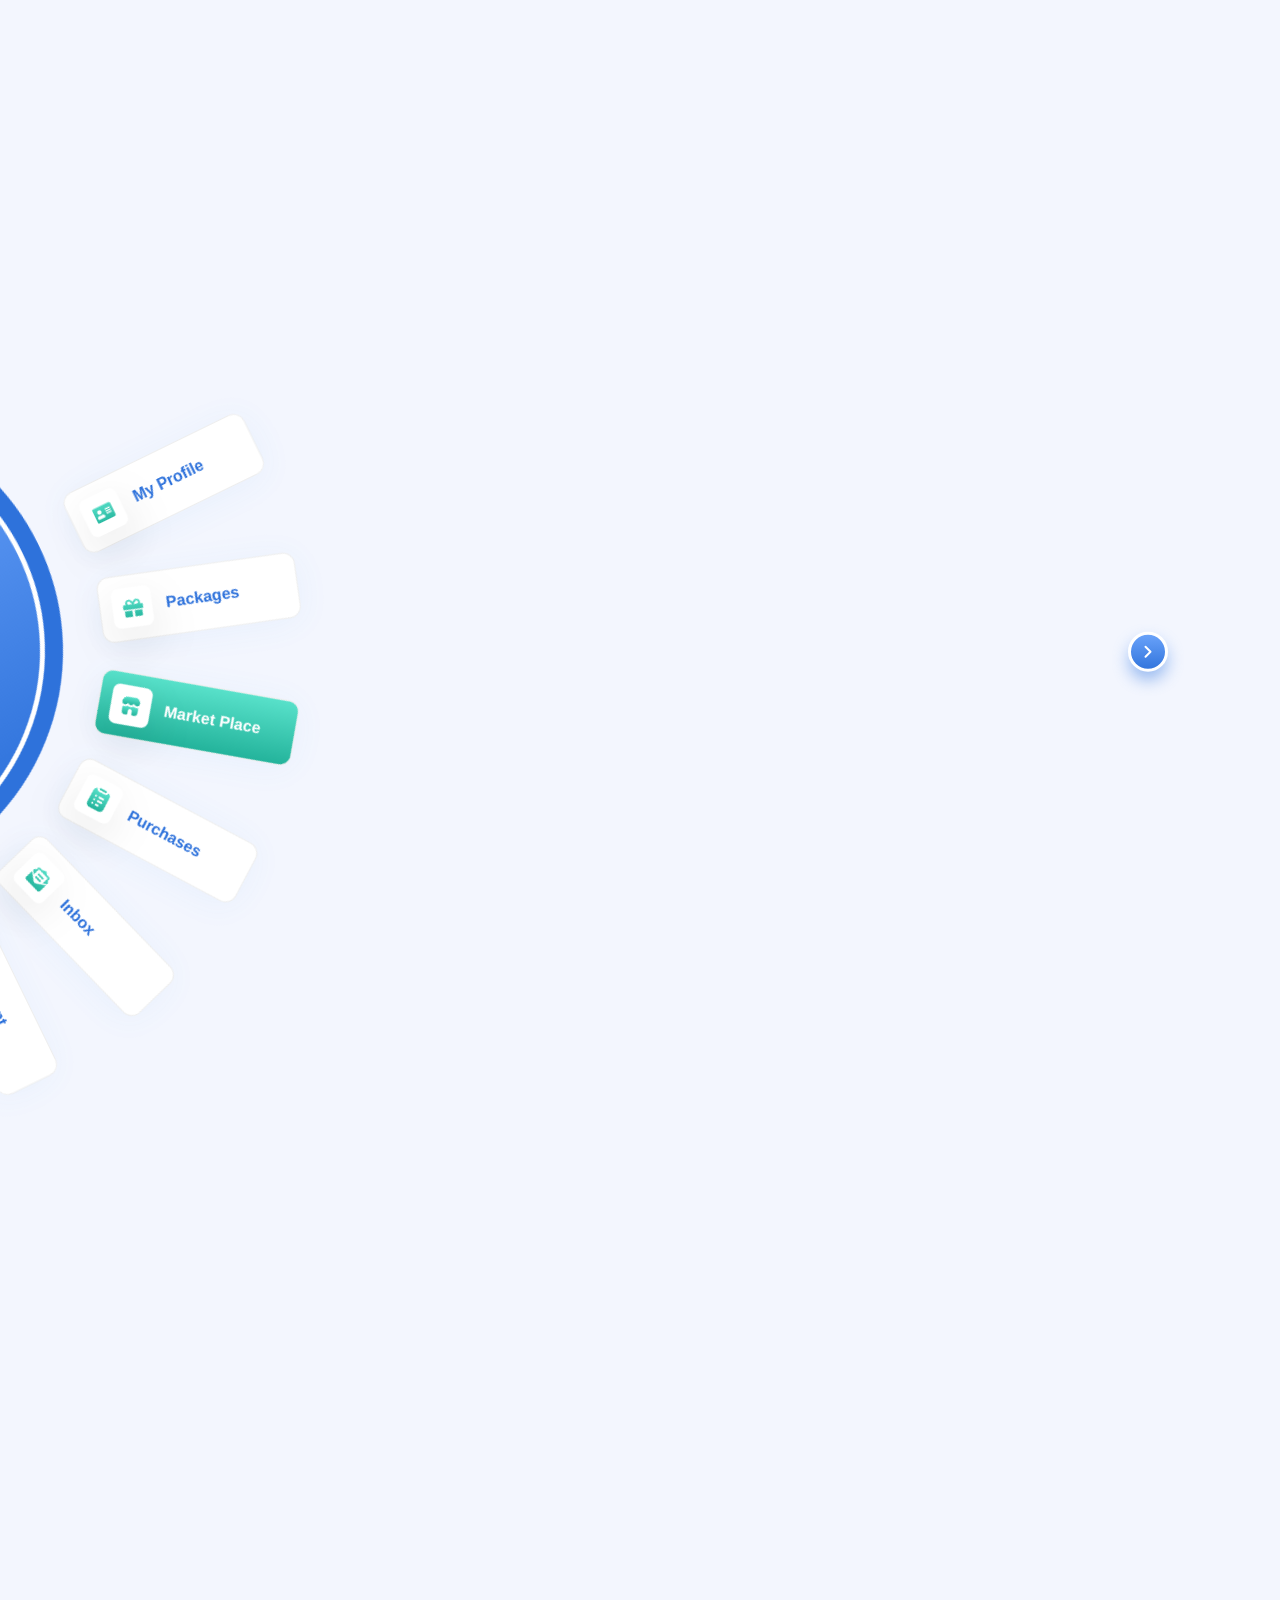
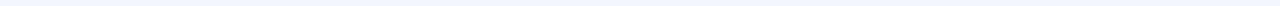
<file: index.html>
<!DOCTYPE html>
<html lang="en">

<head>
    <meta charset="UTF-8">
    <meta http-equiv="X-UA-Compatible" content="IE=edge">
    <meta name="viewport" content="width=device-width, initial-scale=1.0">
    <title>Document</title>
    <link rel="stylesheet" href="style.css">
</head>

<body>
    <header>
        <section class="nav-container">
            <div class="mob-menu-wrap">
                <div id="rect">
                    <div class="aro-icon">
                        <a href="#">
                            <img src="icons/sd-right-arrow.svg" alt="" srcset="">
                        </a>
                    </div>
                </div>
                <ul class="mob-menu open">
                    <li class="mob-menu-item">
                        <span class="after"></span>
                        <a href="#"><span class="item-icon-wrap"><img src="icons/address-card.svg" alt=""
                                    srcset=""></span><span class="item-text">My Profile</span></a>
                    </li>
                    <li class="mob-menu-item"><a href="#"><span class="item-icon-wrap"><img src="icons/gift.svg" alt=""
                                    srcset=""></span><span class="item-text">Packages</span></a></li>
                    <li class="mob-menu-item active"><a href="#"><span class="item-icon-wrap"><img src="icons/shop.svg"
                                    alt="" srcset=""></span><span class="item-text">Market Place</span></a></li>
                    <li class="mob-menu-item"><a href="#"><span class="item-icon-wrap"><img src="icons/list.svg" alt=""
                                    srcset=""></span><span class="item-text">Purchases</span></a></li>
                    <li class="mob-menu-item"><a href="#"><span class="item-icon-wrap"><img src="icons/envelope.svg"
                                    alt="" srcset=""></span><span class="item-text">Inbox</span></a></li>
                    <li class="mob-menu-item"><a href="#"><span class="item-icon-wrap"><img src="icons/wallet.svg"
                                    alt="" srcset=""></span><span class="item-text">Payment</span></a></li>
                    <span class="mob-menu-after"></span>
                </ul>
            </div>
        </section>
    </header>
    <script>
        let navContainer = document.querySelector('.nav-container')
        let mobMenu = document.querySelector('.mob-menu.open')
        let mobMenuItem = document.querySelector('.mob-menu .mob-menu-item')
        let mobMenuItems = document.querySelectorAll('.mob-menu .mob-menu-item')
        let viewportWidth = window.innerWidth;
        let viewportHeight = window.innerHeight;

        var rect = document.querySelector(".remob-menu-wrapct");

        var dragMe;
        // let translatePixel = viewportWidth * 0.85
        let translatePixel = mobMenu.offsetWidth * .85;

        // var rectMobMenuItem = document.querySelector('.mob-menu-item').getBoundingClientRect();

        function getAngle(el) {

            // var el = document.getElementById("thing");
            var st = window.getComputedStyle(el, null);
            var tr = st.getPropertyValue("-webkit-transform") ||
                st.getPropertyValue("-moz-transform") ||
                st.getPropertyValue("-ms-transform") ||
                st.getPropertyValue("-o-transform") ||
                st.getPropertyValue("transform") ||
                "FAIL";

            // With rotate(30deg)...
            // matrix(0.866025, 0.5, -0.5, 0.866025, 0px, 0px)
            // console.log('Matrix: ' + tr);

            // rotation matrix - http://en.wikipedia.org/wiki/Rotation_matrix

            var values = tr.split('(')[1].split(')')[0].split(',');
            var a = values[0];
            var b = values[1];
            var c = values[2];
            var d = values[3];

            var scale = Math.sqrt(a * a + b * b);

            // console.log('Scale: ' + scale);

            // arc sin, convert from radians to degrees, round
            var sin = b / scale;
            // next line works for 30deg but not 130deg (returns 50);
            // var angle = Math.round(Math.asin(sin) * (180/Math.PI));
            var angle = Math.round(Math.atan2(b, a) * (180 / Math.PI));

            // console.log('Rotate: ' + angle + 'deg');
            return angle

        }


        // distance between circle center and menu item

        function getDistance(x1, y1, x2, y2) {
            let y = x2 - x1;
            let x = y2 - y1;

            return Math.sqrt(x * x + y * y);
        }
        window.addEventListener('load', function () {

            // var rectMobMenu = document.querySelector('.mob-menu-after').getBoundingClientRect();
            // var rectMobMenuItem = document.querySelector('.mob-menu-item').getBoundingClientRect();

            // console.log('distance', getDistance(rectMobMenu.x, rectMobMenu.y, rectMobMenuItem.x, rectMobMenuItem.y));

            if (mobMenu) {
                document.documentElement.scrollTop = 201.3333
            }

        })

        
        mobMenuItems.forEach((n, index) => {
            // n.style.transform = `rotate(calc(${index} * (360deg / 22))) translate(370px)`
            n.style.transform = `rotate(calc(${index} * (360deg / 20))) translate(${translatePixel}px)`

            // collision detection start
            // dragMe = n;

            // collision detection end

            // console.log(isCollapsed(n, navContainer))


        })


        // rotation



        // Select the text you want to make it circular
        // const text = document.querySelector(".circular-text .text")

        // Make the selected text circler with CircleType
        // you can find the full docs here: https://circletype.labwire.ca/

        // let circleRadius = 2 * Math.PI * ((mobMenu.offsetWidth) / 2);
        // let circleRadius = 2 * Math.PI * (444.689 / 2);
        let circleRadius = 2 * Math.PI * (500 / 2);
        // const rotate = new CircleType(text).radius(65)

        // console.log(circleRadius);
        // navContainer.style.height = circleRadius + 'px'
        // navContainer.style.height = circleRadius + 'px'
        // navContainer.style.height = viewportHeight * 1.9 + 'px'
        navContainer.style.height = circleRadius + 35 + 'px'
        // Add a scroll listener to the window object and rotate the selected text according to the scroll
        // we used * 0.15 to make the rotation looks smoother
        window.addEventListener("scroll", function () {
            // if (window.scrollY * -0.15 >= -83 && window.scrollY * -0.15 <= 0) {

            //     mobMenu.style.transform = `translateX(-90%) rotate(${(window.scrollY * -0.15)}deg)`;
            // }


            // collision detection start
            // function isCollapsed(dragMe, rect) {
            //     var object_1 = dragMe.getBoundingClientRect();
            //     var object_2 = rect.getBoundingClientRect();

            //     if (object_1.left < object_2.left + object_2.width && object_1.left + object_1.width > object_2.left &&
            //         object_1.top < object_2.top + object_2.height && object_1.top + object_1.height > object_2.top) {
            //         rect.classList.add("collide");
            //     }
            //     else {
            //         rect.classList.remove("collide");
            //     }
            // }

            // collision detection end

            // console.log(isCollapsed())




            // console.log(window.scrollY)
            mobMenu.style.transform = `translateX(-90%) rotate(${Math.round(window.scrollY * -0.13)}deg)`;
            if (document.documentElement.scrollTop > 600)
                mobMenu.style.transform = `translateX(-90%) rotate(-90deg)`;

            // console.log('scrolled')



        });

        //         mobMenu.addEventListener('transitionend', (event) => {

        // if (getAngle(mobMenu) > -100 && getAngle(mobMenu) < -75) {
        //     mobMenuItems.forEach(item => { item.classList.remove('active') })
        //     mobMenuItems[5].classList.add('active')
        // }
        // if (getAngle(mobMenu) > -75 && getAngle(mobMenu) < -60) {
        //     mobMenuItems.forEach(item => { item.classList.remove('active') })
        //     mobMenuItems[4].classList.add('active')
        // }
        // if (getAngle(mobMenu) > -60 && getAngle(mobMenu) < -45) {
        //     mobMenuItems.forEach(item => { item.classList.remove('active') })
        //     mobMenuItems[3].classList.add('active')
        // }
        // });
        // scrollStop function 
        function scrollStop(callback, refresh = 66) {

            // Make sure a valid callback was provided
            if (!callback || typeof callback !== 'function') return;

            // Setup scrolling variable
            let isScrolling;

            // Listen for scroll events
            window.addEventListener('scroll', function (event) {

                // Clear our timeout throughout the scroll
                window.clearTimeout(isScrolling);

                // Set a timeout to run after scrolling ends
                isScrolling = setTimeout(callback, refresh);

            }, false);

        }


        // mobMenu.addEventListener('transitionend', (event) => {
        //     console.log('transition ended');
        //     function angle(cx, cy, ex, ey) {
        //         var dy = ey - cy;
        //         var dx = ex - cx;
        //         var theta = Math.atan2(dy, dx); // range (-PI, PI]
        //         theta *= 180 / Math.PI; // rads to degs, range (-180, 180]
        //         //if (theta < 0) theta = 360 + theta; // range [0, 360)
        //         return theta;
        //     }

        //     mobMenuItems.forEach((n, index) => {
        //         // n.style.transform = `rotate(calc(${index} * (360deg / 22))) translate(370px)`
        //         let nx = n.getBoundingClientRect().x;
        //         let ny = n.getBoundingClientRect().y;
        //         let ncx = document.querySelector('.mob-menu-after').getBoundingClientRect().x;
        //         let ncy = document.querySelector('.mob-menu-after').getBoundingClientRect().y;
        //         let na = angle(ncx, ncy, nx, ny)
        //         n.classList.remove('active')

        //         if (na >= 10 && na <= -10) {
        //             n.classList.add('active')
        //             console.log('the angle', n, na)
        //         }
        //         // n.style.transform = `rotate(calc(${index} * (360deg / 20))) translate(${translatePixel}px)`
        //     })

        //     // if (getAngle(mobMenu) > -100 && getAngle(mobMenu) < -75){
        //     //     mobMenuItems.forEach(item => {item.classList.remove('active')})
        //     //     mobMenuItems[0].classList.add('active')
        //     // }
        // });


        scrollStop(function () {
            // console.log('Scrolling has stopped.', document.documentElement.scrollTop);

            // function angle(cx, cy, ex, ey) {
            //     var dy = ey - cy;
            //     var dx = ex - cx;
            //     var theta = Math.atan2(dy, dx); // range (-PI, PI]
            //     theta *= 180 / Math.PI; // rads to degs, range (-180, 180]
            //     //if (theta < 0) theta = 360 + theta; // range [0, 360)
            //     return theta;
            // }

            // mobMenuItems.forEach((n, index) => {
            //     // n.style.transform = `rotate(calc(${index} * (360deg / 22))) translate(370px)`
            //     nx = n.getBoundingClientRect().x;
            //     ny = n.getBoundingClientRect().y;
            //     ncx = document.querySelector('.mob-menu-after').getBoundingClientRect().x; 
            //     ncy = document.querySelector('.mob-menu-after').getBoundingClientRect().y; 
            //     let na = angle(ncx,ncy, nx, ny) 
            //     // console.log('the angle', n, na)
            //     n.classList.remove('active')

            //     if(na <= 6 && na >= -6 ){
            //         n.classList.add('active')
            //     }
            //     // n.style.transform = `rotate(calc(${index} * (360deg / 20))) translate(${translatePixel}px)`
            // })

            // if (getAngle(mobMenu) > -100 && getAngle(mobMenu) < -75){
            //     mobMenuItems.forEach(item => {item.classList.remove('active')})
            //     mobMenuItems[0].classList.add('active')
            // }


        });

    </script>
<script src="https://code.jquery.com/jquery-3.6.1.min.js" integrity="sha256-o88AwQnZB+VDvE9tvIXrMQaPlFFSUTR+nldQm1LuPXQ=" crossorigin="anonymous"></script>
    <script src="collision-detect-jquery.js"></script>
</body>

</html>
</file>
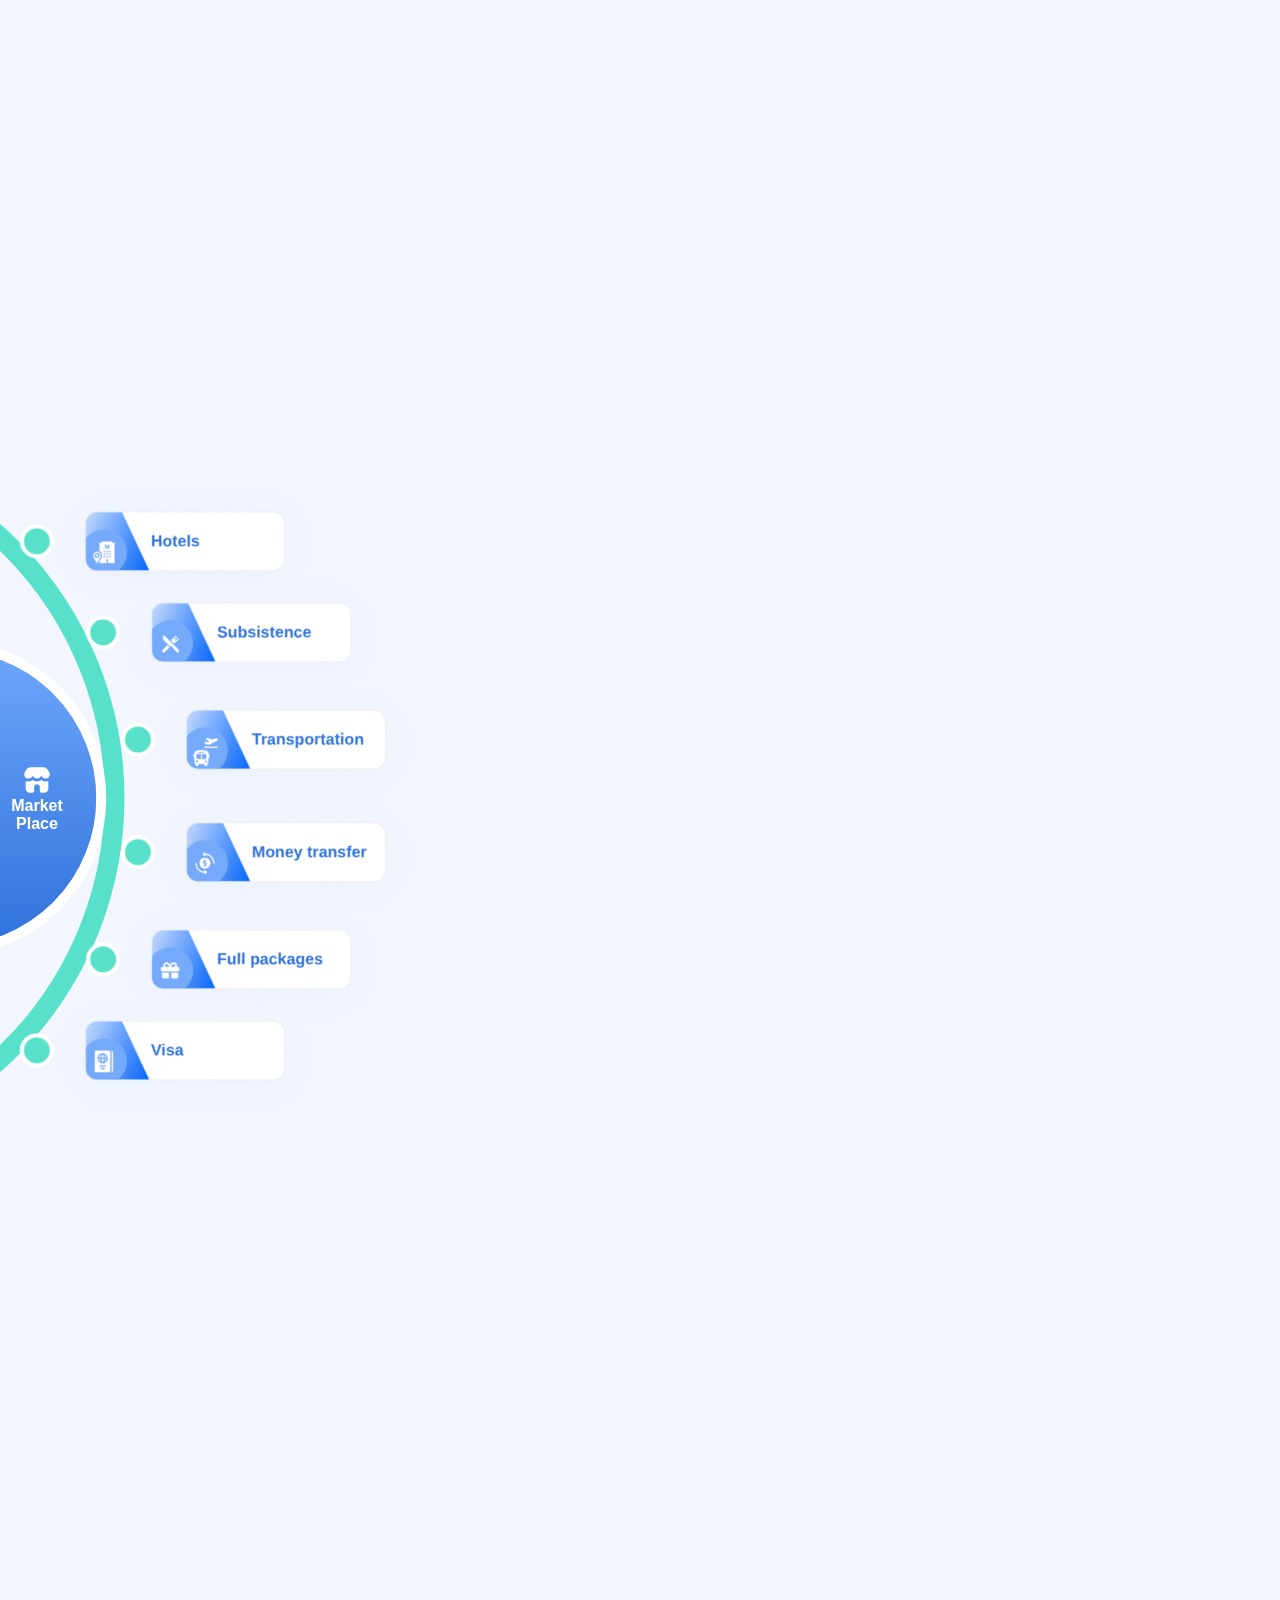
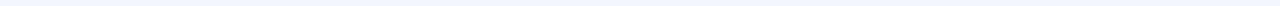
<file: submenu.html>
<!DOCTYPE html>
<html lang="en">

<head>
    <meta charset="UTF-8">
    <meta http-equiv="X-UA-Compatible" content="IE=edge">
    <meta name="viewport" content="width=device-width, initial-scale=1.0">
    <title>Document</title>
    <link rel="stylesheet" href="style.css">
</head>

<body>
    <header>
        <section class="nav-container">
            <div class="mob-submenu-wrap">
                <div id="rect">
                    <!-- <div class="aro-icon">
                        <a href="#">
                            <img src="icons/sd-right-arrow.svg" alt="" srcset="">
                        </a>
                    </div> -->
                </div>
                <ul class="mob-submenu open">
                    <li class="mob-submenu-item">
                        <span class="after"></span>
                        <a href="#"><span class="item-icon-wrap"><img src="icons/hotels.svg" alt=""
                                    srcset=""></span><span class="item-text">Hotels</span></a>
                    </li>
                    <li class="mob-submenu-item"><a href="#"><span class="item-icon-wrap"><img src="icons/food.svg" alt=""
                                    srcset=""></span><span class="item-text">Subsistence</span></a></li>
                    <li class="mob-submenu-item active"><a href="#"><span class="item-icon-wrap"><img
                                    src="icons/transport.svg" alt="" srcset=""></span><span
                                class="item-text">Transportation</span></a></li>
                    <li class="mob-submenu-item"><a href="#"><span class="item-icon-wrap"><img
                                    src="icons/money-transfer.svg" alt="" srcset=""></span><span class="item-text">Money
                                transfer</span></a></li>
                    <li class="mob-submenu-item"><a href="#"><span class="item-icon-wrap"><img src="icons/packages.svg"
                                    alt="" srcset=""></span><span class="item-text">Full packages</span></a></li>
                    <li class="mob-submenu-item"><a href="#"><span class="item-icon-wrap"><img src="icons/passport.svg"
                                    alt="" srcset=""></span><span class="item-text">Visa</span></a></li>
                    <span class="mob-submenu-after"></span>
                </ul>
                <div class="parent-item">
                    <img class="icon" src="icons/shop-p.svg" alt="">
                    <div class="text">Market Place</div>
                </div>
            </div>
        </section>
    </header>
    <script>
        let navContainer = document.querySelector('.nav-container')
        let mobMenu = document.querySelector('.mob-submenu.open')
        let mobMenuItem = document.querySelector('.mob-submenu .mob-submenu-item')
        let mobMenuItems = document.querySelectorAll('.mob-submenu .mob-submenu-item')
        let viewportWidth = window.innerWidth;
        let viewportHeight = window.innerHeight;

        var rect = document.querySelector(".remob-submenu-wrapct");

        var dragMe;
        // let translatePixel = viewportWidth * 0.85
        let translatePixel = mobMenu.offsetWidth * .80;

        // var rectMobMenuItem = document.querySelector('.mob-submenu-item').getBoundingClientRect();

        function getAngle(el) {

            // var el = document.getElementById("thing");
            var st = window.getComputedStyle(el, null);
            var tr = st.getPropertyValue("-webkit-transform") ||
                st.getPropertyValue("-moz-transform") ||
                st.getPropertyValue("-ms-transform") ||
                st.getPropertyValue("-o-transform") ||
                st.getPropertyValue("transform") ||
                "FAIL";

            // With rotate(30deg)...
            // matrix(0.866025, 0.5, -0.5, 0.866025, 0px, 0px)
            // console.log('Matrix: ' + tr);

            // rotation matrix - http://en.wikipedia.org/wiki/Rotation_matrix

            var values = tr.split('(')[1].split(')')[0].split(',');
            var a = values[0];
            var b = values[1];
            var c = values[2];
            var d = values[3];

            var scale = Math.sqrt(a * a + b * b);

            // console.log('Scale: ' + scale);

            // arc sin, convert from radians to degrees, round
            var sin = b / scale;
            // next line works for 30deg but not 130deg (returns 50);
            // var angle = Math.round(Math.asin(sin) * (180/Math.PI));
            var angle = Math.round(Math.atan2(b, a) * (180 / Math.PI));

            // console.log('Rotate: ' + angle + 'deg');
            return angle

        }


        // distance between circle center and menu item

        function getDistance(x1, y1, x2, y2) {
            let y = x2 - x1;
            let x = y2 - y1;

            return Math.sqrt(x * x + y * y);
        }
        window.addEventListener('load', function () {

            // var rectMobMenu = document.querySelector('.mob-submenu-after').getBoundingClientRect();
            // var rectMobMenuItem = document.querySelector('.mob-submenu-item').getBoundingClientRect();

            // console.log('distance', getDistance(rectMobMenu.x, rectMobMenu.y, rectMobMenuItem.x, rectMobMenuItem.y));

            if (mobMenu) {
                document.documentElement.scrollTop = 348
            }

        })


        mobMenuItems.forEach((n, index) => {
            // n.style.transform = `rotate(calc(${index} * (360deg / 22))) translate(370px)`
            n.style.transform = `rotate(calc(${index} * (360deg / 20))) translate(${translatePixel}px) rotate(calc(-${index} * (360deg / 20)))`

            // collision detection start
            // dragMe = n;

            // collision detection end

            // console.log(isCollapsed(n, navContainer))


        })


        // rotation



        // Select the text you want to make it circular
        // const text = document.querySelector(".circular-text .text")

        // Make the selected text circler with CircleType
        // you can find the full docs here: https://circletype.labwire.ca/

        // let circleRadius = 2 * Math.PI * ((mobMenu.offsetWidth) / 2);
        // let circleRadius = 2 * Math.PI * (444.689 / 2);
        let circleRadius = 2 * Math.PI * (500 / 2);
        // const rotate = new CircleType(text).radius(65)

        // console.log(circleRadius);
        // navContainer.style.height = circleRadius + 'px'
        // navContainer.style.height = circleRadius + 'px'
        // navContainer.style.height = viewportHeight * 1.9 + 'px'
        navContainer.style.height = circleRadius + 35 + 'px'
        // Add a scroll listener to the window object and rotate the selected text according to the scroll
        // we used * 0.15 to make the rotation looks smoother
        window.addEventListener("scroll", function () {
            // if (window.scrollY * -0.15 >= -83 && window.scrollY * -0.15 <= 0) {

            //     mobMenu.style.transform = `translateX(-90%) rotate(${(window.scrollY * -0.15)}deg)`;
            // }


            // collision detection start
            // function isCollapsed(dragMe, rect) {
            //     var object_1 = dragMe.getBoundingClientRect();
            //     var object_2 = rect.getBoundingClientRect();

            //     if (object_1.left < object_2.left + object_2.width && object_1.left + object_1.width > object_2.left &&
            //         object_1.top < object_2.top + object_2.height && object_1.top + object_1.height > object_2.top) {
            //         rect.classList.add("collide");
            //     }
            //     else {
            //         rect.classList.remove("collide");
            //     }
            // }

            // collision detection end

            // console.log(isCollapsed())



            // main menu rotation on scroll

            // console.log(window.scrollY)
            mobMenu.style.transform = `translateX(-65%) rotate(${Math.round(window.scrollY * -0.13)}deg)`;
            if (document.documentElement.scrollTop > 600)
                mobMenu.style.transform = `translateX(-65%) rotate(-90deg)`;

            // console.log('scrolled')

            mobMenuItems.forEach((n, index) => {
                // n.style.transform = `rotate(calc(${index} * (360deg / 22))) translate(370px)`
                n.style.transform = `rotate(calc(${index} * (360deg / 20))) translate(${translatePixel}px) rotate(calc(-${index} * (360deg / 20) - ${Math.round(window.scrollY * -0.13)}deg ))`
                // transform: rotate(calc(36deg)) translate(340px) rotate(calc(-36deg + 30deg));
                if (document.documentElement.scrollTop > 600)
                n.style.transform = `rotate(calc(${index} * (360deg / 20))) translate(${translatePixel}px) rotate(calc(-${index} * (360deg / 20) - ${-90}deg ))`

                // collision detection start
                // dragMe = n;

                // collision detection end

                // console.log(isCollapsed(n, navContainer))
            })


        });

        //         mobMenu.addEventListener('transitionend', (event) => {

        // if (getAngle(mobMenu) > -100 && getAngle(mobMenu) < -75) {
        //     mobMenuItems.forEach(item => { item.classList.remove('active') })
        //     mobMenuItems[5].classList.add('active')
        // }
        // if (getAngle(mobMenu) > -75 && getAngle(mobMenu) < -60) {
        //     mobMenuItems.forEach(item => { item.classList.remove('active') })
        //     mobMenuItems[4].classList.add('active')
        // }
        // if (getAngle(mobMenu) > -60 && getAngle(mobMenu) < -45) {
        //     mobMenuItems.forEach(item => { item.classList.remove('active') })
        //     mobMenuItems[3].classList.add('active')
        // }
        // });
        // scrollStop function 
        function scrollStop(callback, refresh = 66) {

            // Make sure a valid callback was provided
            if (!callback || typeof callback !== 'function') return;

            // Setup scrolling variable
            let isScrolling;

            // Listen for scroll events
            window.addEventListener('scroll', function (event) {

                // Clear our timeout throughout the scroll
                window.clearTimeout(isScrolling);

                // Set a timeout to run after scrolling ends
                isScrolling = setTimeout(callback, refresh);

            }, false);

        }


        // mobMenu.addEventListener('transitionend', (event) => {
        //     console.log('transition ended');
        //     function angle(cx, cy, ex, ey) {
        //         var dy = ey - cy;
        //         var dx = ex - cx;
        //         var theta = Math.atan2(dy, dx); // range (-PI, PI]
        //         theta *= 180 / Math.PI; // rads to degs, range (-180, 180]
        //         //if (theta < 0) theta = 360 + theta; // range [0, 360)
        //         return theta;
        //     }

        //     mobMenuItems.forEach((n, index) => {
        //         // n.style.transform = `rotate(calc(${index} * (360deg / 22))) translate(370px)`
        //         let nx = n.getBoundingClientRect().x;
        //         let ny = n.getBoundingClientRect().y;
        //         let ncx = document.querySelector('.mob-submenu-after').getBoundingClientRect().x;
        //         let ncy = document.querySelector('.mob-submenu-after').getBoundingClientRect().y;
        //         let na = angle(ncx, ncy, nx, ny)
        //         n.classList.remove('active')

        //         if (na >= 10 && na <= -10) {
        //             n.classList.add('active')
        //             console.log('the angle', n, na)
        //         }
        //         // n.style.transform = `rotate(calc(${index} * (360deg / 20))) translate(${translatePixel}px)`
        //     })

        //     // if (getAngle(mobMenu) > -100 && getAngle(mobMenu) < -75){
        //     //     mobMenuItems.forEach(item => {item.classList.remove('active')})
        //     //     mobMenuItems[0].classList.add('active')
        //     // }
        // });


        scrollStop(function () {
            // console.log('Scrolling has stopped.', document.documentElement.scrollTop);

            // function angle(cx, cy, ex, ey) {
            //     var dy = ey - cy;
            //     var dx = ex - cx;
            //     var theta = Math.atan2(dy, dx); // range (-PI, PI]
            //     theta *= 180 / Math.PI; // rads to degs, range (-180, 180]
            //     //if (theta < 0) theta = 360 + theta; // range [0, 360)
            //     return theta;
            // }

            // mobMenuItems.forEach((n, index) => {
            //     // n.style.transform = `rotate(calc(${index} * (360deg / 22))) translate(370px)`
            //     nx = n.getBoundingClientRect().x;
            //     ny = n.getBoundingClientRect().y;
            //     ncx = document.querySelector('.mob-submenu-after').getBoundingClientRect().x; 
            //     ncy = document.querySelector('.mob-submenu-after').getBoundingClientRect().y; 
            //     let na = angle(ncx,ncy, nx, ny) 
            //     // console.log('the angle', n, na)
            //     n.classList.remove('active')

            //     if(na <= 6 && na >= -6 ){
            //         n.classList.add('active')
            //     }
            //     // n.style.transform = `rotate(calc(${index} * (360deg / 20))) translate(${translatePixel}px)`
            // })

            // if (getAngle(mobMenu) > -100 && getAngle(mobMenu) < -75){
            //     mobMenuItems.forEach(item => {item.classList.remove('active')})
            //     mobMenuItems[0].classList.add('active')
            // }


        });

    </script>
    <script src="https://code.jquery.com/jquery-3.6.1.min.js"
        integrity="sha256-o88AwQnZB+VDvE9tvIXrMQaPlFFSUTR+nldQm1LuPXQ=" crossorigin="anonymous"></script>
    <script src="collision-detect-jquery.js"></script>
</body>

</html>
</file>
<file: style.css>
* {
    margin: 0;
    padding: 0;
    box-sizing: border-box;
}

body {
    font-family: Gilroy, sans-serif;
    background: #F3F6FE;
}


.nav-container {
    height: 100vh;
    width: 100%;
    display: flex;
    justify-content: start;
    align-items: center;
    /* overflow: hidden; */
    /* scrollbar-width: 0; */

}
#rect{
    height: 40px;
    width: 50%;
    /* background: #000; */
    position: fixed;
    top: 50%;
    right: 0;
    border-radius: 10px;
    transform: translateY(-50%); 
}
#rect .aro-icon{
    position: absolute;
    transform: translateY(-10%);
    right: 15%;
    /* box-shadow: 0px 10px 30px -10px rgba(46, 114, 219, 1) ; */
}
.mob-menu-wrap{
    position: fixed;
    width: 100%;
    top: 50%;
    left: 50%;
    transform: translate(-50%, -50%);
}
.mob-menu {
    width: 50vh;
    min-height: 400px;
    height: 50vh;
    min-width: 400px;
    display: flex;
    flex-direction: column;
    /* justify-content: space-between; */
    align-items: center;
    /* height: 100vh; */
    position: relative;
    border-radius: 51%;
    transform: translateX(-90%) rotate(0deg);
    transition: all 0.3s ease;
}

.mob-menu::before {
    content: '';
    position: absolute;
    box-sizing: border-box;
    width: 50vh;
    min-height: 400px;
    height: 50vh;
    min-width: 400px;
    background: linear-gradient(180deg, #6EA6FC 0%, #2E72DB 100%);
    top: 50%;
    left: 50%;
    transform: translateX(-50%) translateY(-50%);
    border-radius: 50%;
    border: 5px solid #FFFFFF;
    outline: 18px solid #2E72DB;
}
.mob-menu-after {
    position: absolute;
    box-sizing: border-box;
    width: 1px;
    height: 1px;
    top: 50%;
    left: 50%;
    transform: translateX(-50%) translateY(-50%);
}

.mob-menu .mob-menu-item {
    list-style: none;
    position: relative;
}
.mob-menu .mob-menu-item .after{
    position: absolute;
    box-sizing: border-box;
    width: 1px;
    height: 1px;
    top: 0;
    right: 0;
    /* background-color: red; */
}

.mob-menu .mob-menu-item a {
    text-decoration: none;
    display: flex;
    justify-content: start;
    align-items: center;
    width: 100%;
    min-width: 200px;
    padding: 12px;
    /* margin-bottom: 40px; */
    background: #FFFFFF;
    border: 1px solid #EEEEEE;
    border-radius: 12px;
    box-shadow: 0px 4px 34px rgba(69, 156, 236, 0.06);
}

.mob-menu .mob-menu-item.active a {
    background: linear-gradient(180deg, #58E1CA 0%, #23B39B 100%);
}

.mob-menu .mob-menu-item.active .item-text {
    color: #FFFFFF;
}

.mob-menu .mob-menu-item span {
    display: flex;
    justify-content: start;
    align-items: center;
}

.mob-menu .mob-menu-item .item-text {
    text-decoration: none;
    color: #2E72DB;
    font-style: normal;
    font-weight: 600;
    font-size: 16px;
}

.mob-menu .mob-menu-item .item-icon-wrap {
    background-color: #FFFFFF;
    height: 40px;
    width: 40px;
    justify-content: center;
    border-radius: 7px;
    margin-right: 14px;
    box-shadow: rgba(0, 0, 0, 0.4) 0px 18px 50px -10px;
}



.mob-menu .mob-menu-item {
    position: absolute;
    left: 50%;
    top: 50%;
    margin-top: -33px;
    translate: -50%;
}


.mob-menu .mob-menu-item:nth-child(n) {
    /* transform: translateY(128px) rotate(-40deg); */
    /* transform: translateY(128px) rotate(calc(1 * (360 / 10))); */
        /* transform: rotate(calc(n * (360 / 12))) translate(251px); */
}



/* submenu  */

.mob-submenu-wrap {
    position: fixed;
    width: 100%;
    top: 50%;
    left: 50%;
    transform: translate(-50%, -50%);
}

.mob-submenu {
    width: 50vh;
    min-height: 400px;
    height: 50vh;
    min-width: 400px;
    display: flex;
    flex-direction: column;
    /* justify-content: space-between; */
    align-items: center;
    /* height: 100vh; */
    position: relative;
    border-radius: 51%;
    transform: translateX(-65%) rotate(0deg);
    /* transition: all 0.3s ease; */
    z-index: 999999;
}


.mob-submenu-after {
    position: absolute;
    box-sizing: border-box;
    width: 1px;
    height: 1px;
    top: 50%;
    left: 50%;
    transform: translateX(-50%) translateY(-50%);
}

.mob-submenu .mob-submenu-item {
    list-style: none;
    position: relative;
    /* overflow: hidden; */
}

.mob-submenu .mob-submenu-item .after {
    position: absolute;
    box-sizing: border-box;
    width: 1px;
    height: 1px;
    top: 0;
    right: 0;
    /* background-color: red; */
}

.mob-submenu-item::before{
    content: '';
    width: 26px;
    height: 26px;
    position: absolute;
    background: rgba(88, 225, 202, 1);
    border: 4px solid #FFFFFF;
    border-radius: 100px;
    left: -65px;
    top: 50%;
    transform: translateY(-50%);
    z-index: 999999999999999;
}

.mob-submenu .mob-submenu-item a {
    text-decoration: none;
    position: relative;
    display: flex;
    justify-content: start;
    align-items: center;
    width: 100%;
    min-width: 200px;
    padding: 20px;
    padding-left: 65px;
    padding-right: 10px;
    /* margin-bottom: 40px; */
    background: #FFFFFF;
    border: 1px solid #EEEEEE;
    border-radius: 12px;
    box-shadow: 0px 4px 34px rgba(69, 156, 236, 0.06);
    overflow: hidden;
}

/* .mob-submenu .mob-submenu-item.active a {
    background: linear-gradient(180deg, #58E1CA 0%, #23B39B 100%);
} */

.mob-submenu .mob-submenu-item a::before {
    content: '';
    display: block;
    height: 160%;
    width: 60px;
    position: absolute;
    top: -10px;
    left: -10px;
    rotate: -25deg;
    background: linear-gradient(134.51deg, #B4D1FF 27.82%, #0D6DFF 91.4%);
}

/* .mob-submenu .mob-submenu-item.active .item-text {
    color: #FFFFFF;
} */

.mob-submenu .mob-submenu-item span {
    display: flex;
    justify-content: start;
    align-items: center;
}

.mob-submenu .mob-submenu-item .item-text {
    text-decoration: none;
    color: #2E72DB;
    font-style: normal;
    font-weight: 600;
    font-size: 16px;
}

.mob-submenu .mob-submenu-item .item-icon-wrap {
    background-color: #75AAFA;
    height: 46px;
    width: 46px;
    justify-content: center;
    position: absolute;
    bottom: -5px;
    left: -5px;
    border-radius: 200px;
    margin-right: 14px;
    box-shadow: rgba(0, 0, 0, 0.4) 0px 18px 50px -10px;
}



.mob-submenu .mob-submenu-item {
    position: absolute;
    left: 50%;
    top: 50%;
    margin-top: -33px;
    translate: -50%;
}


.mob-submenu .mob-submenu-item:nth-child(n) {
    /* transform: translateY(128px) rotate(-40deg); */
    /* transform: translateY(128px) rotate(calc(1 * (360 / 10))); */
    /* transform: rotate(calc(n * (360 / 12))) translate(251px); */
}

.parent-item {
    position: fixed;
    top: 50%;
    left: 0%;
    transform: translateY(-50%);
    display: flex;
    flex-direction: column;
    align-items: center;
    z-index: 99;
}

.parent-item .text {
    max-width: 74px;
    text-align: center;
    font-weight: 700;
    font-size: 16px;
    color: #FFFFFF;
    z-index: 99999999999999;
}
.parent-item .icon {
    z-index: 99999999999999;
}
.parent-item::before{
    content: '';
    position: fixed;
    box-sizing: border-box;
    width: 81vh;
    min-height: 685px;
    height: 81vh;
    min-width: 685px;
    /* background-image: url('images/submenu-circle-bg.svg');
    background-repeat: no-repeat;
    background-position: center; */
    top: 50%;
    left: 50%;
    transform: translateX(-88%) translateY(-50%);
    border-radius: 50%;
    border: 20px solid rgba(88, 225, 202, 1);
    /* outline: 18px solid #2E72DB; */
}
.parent-item::after {
    content: '';
    position: fixed;
    box-sizing: border-box;
    width: 35vh;
    min-height: 200px;
    height: 35vh;
    min-width: 200px;
    background: linear-gradient(180deg, #6EA6FC 0%, #2E72DB 100%);
    /* background-image: url('images/submenu-circle-bg.svg');
    background-repeat: no-repeat;
    background-position: center; */
    top: 50%;
    left: 50%;
    transform: translateX(-78%) translateY(-50%);
    border-radius: 50%;
    border: 10px solid #FFFFFF;
    /* outline: 18px solid #2E72DB; */
    z-index: 10000;
}
</file>
